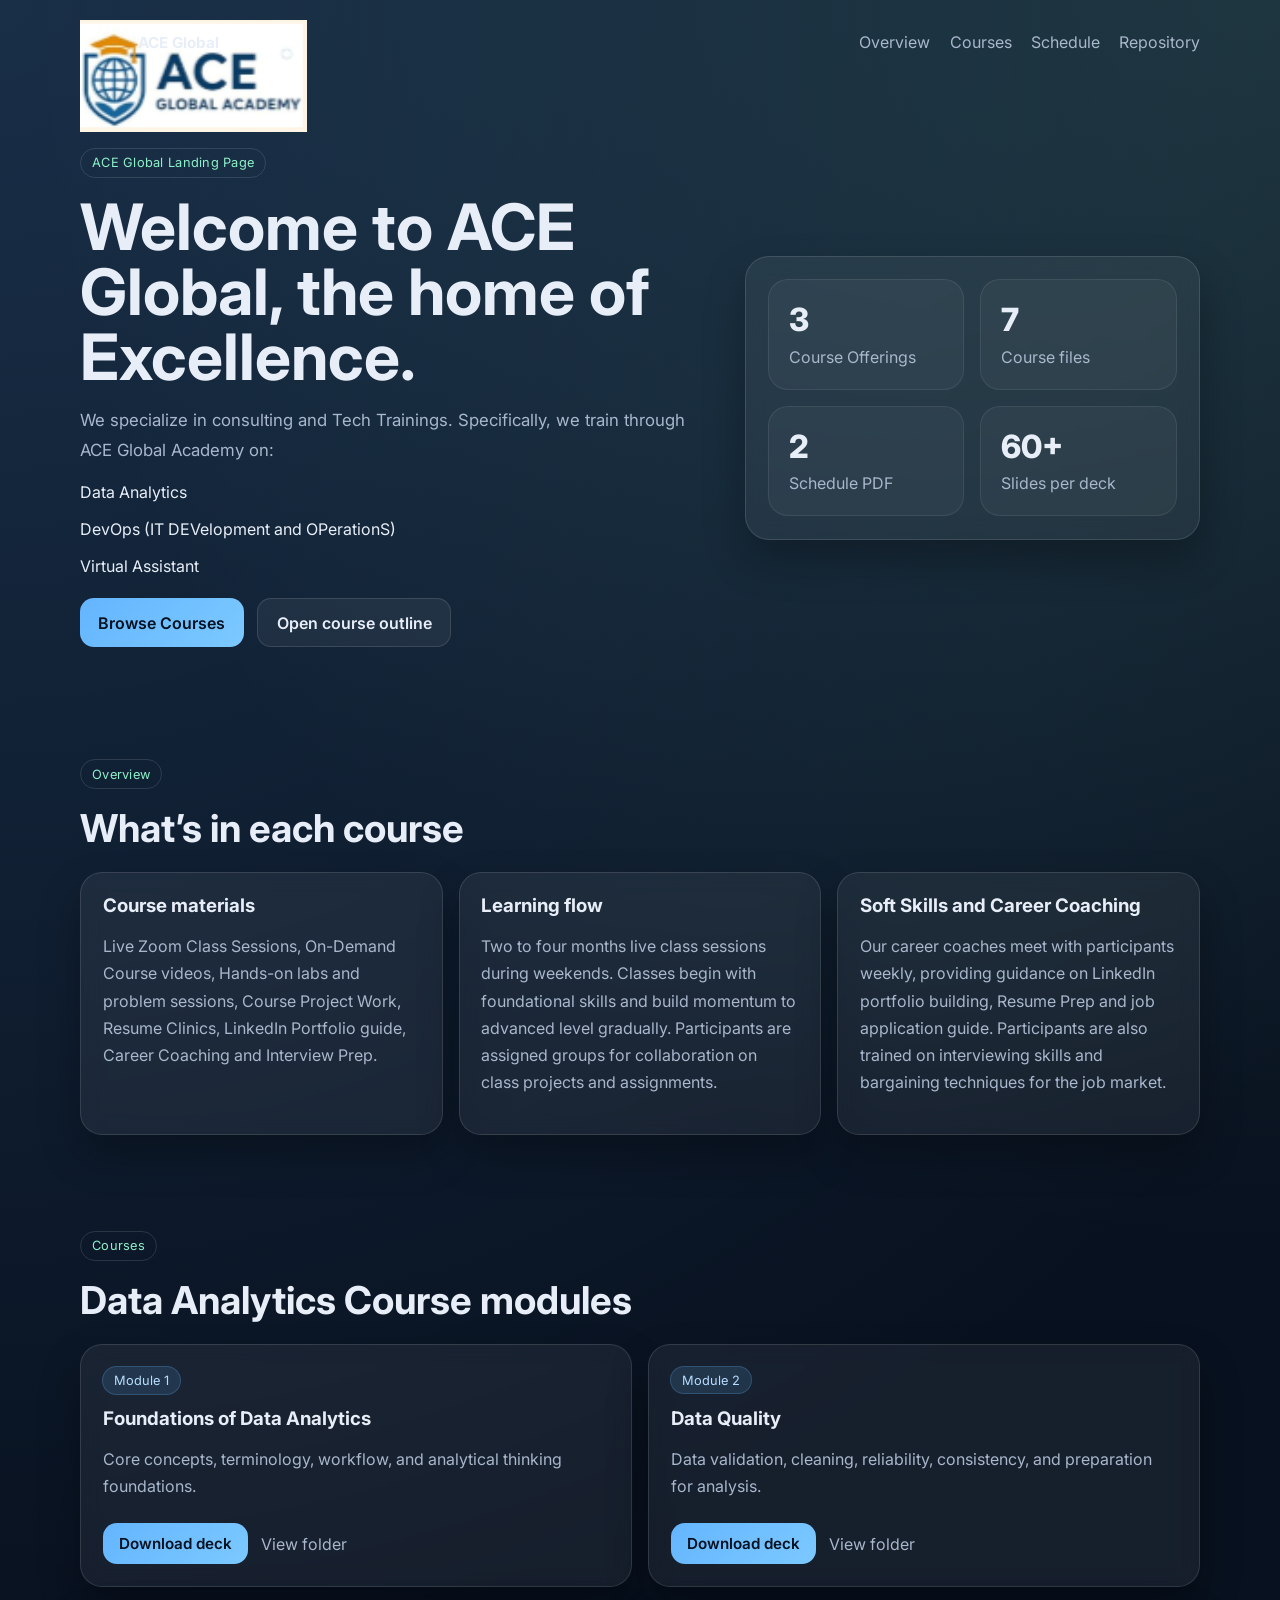
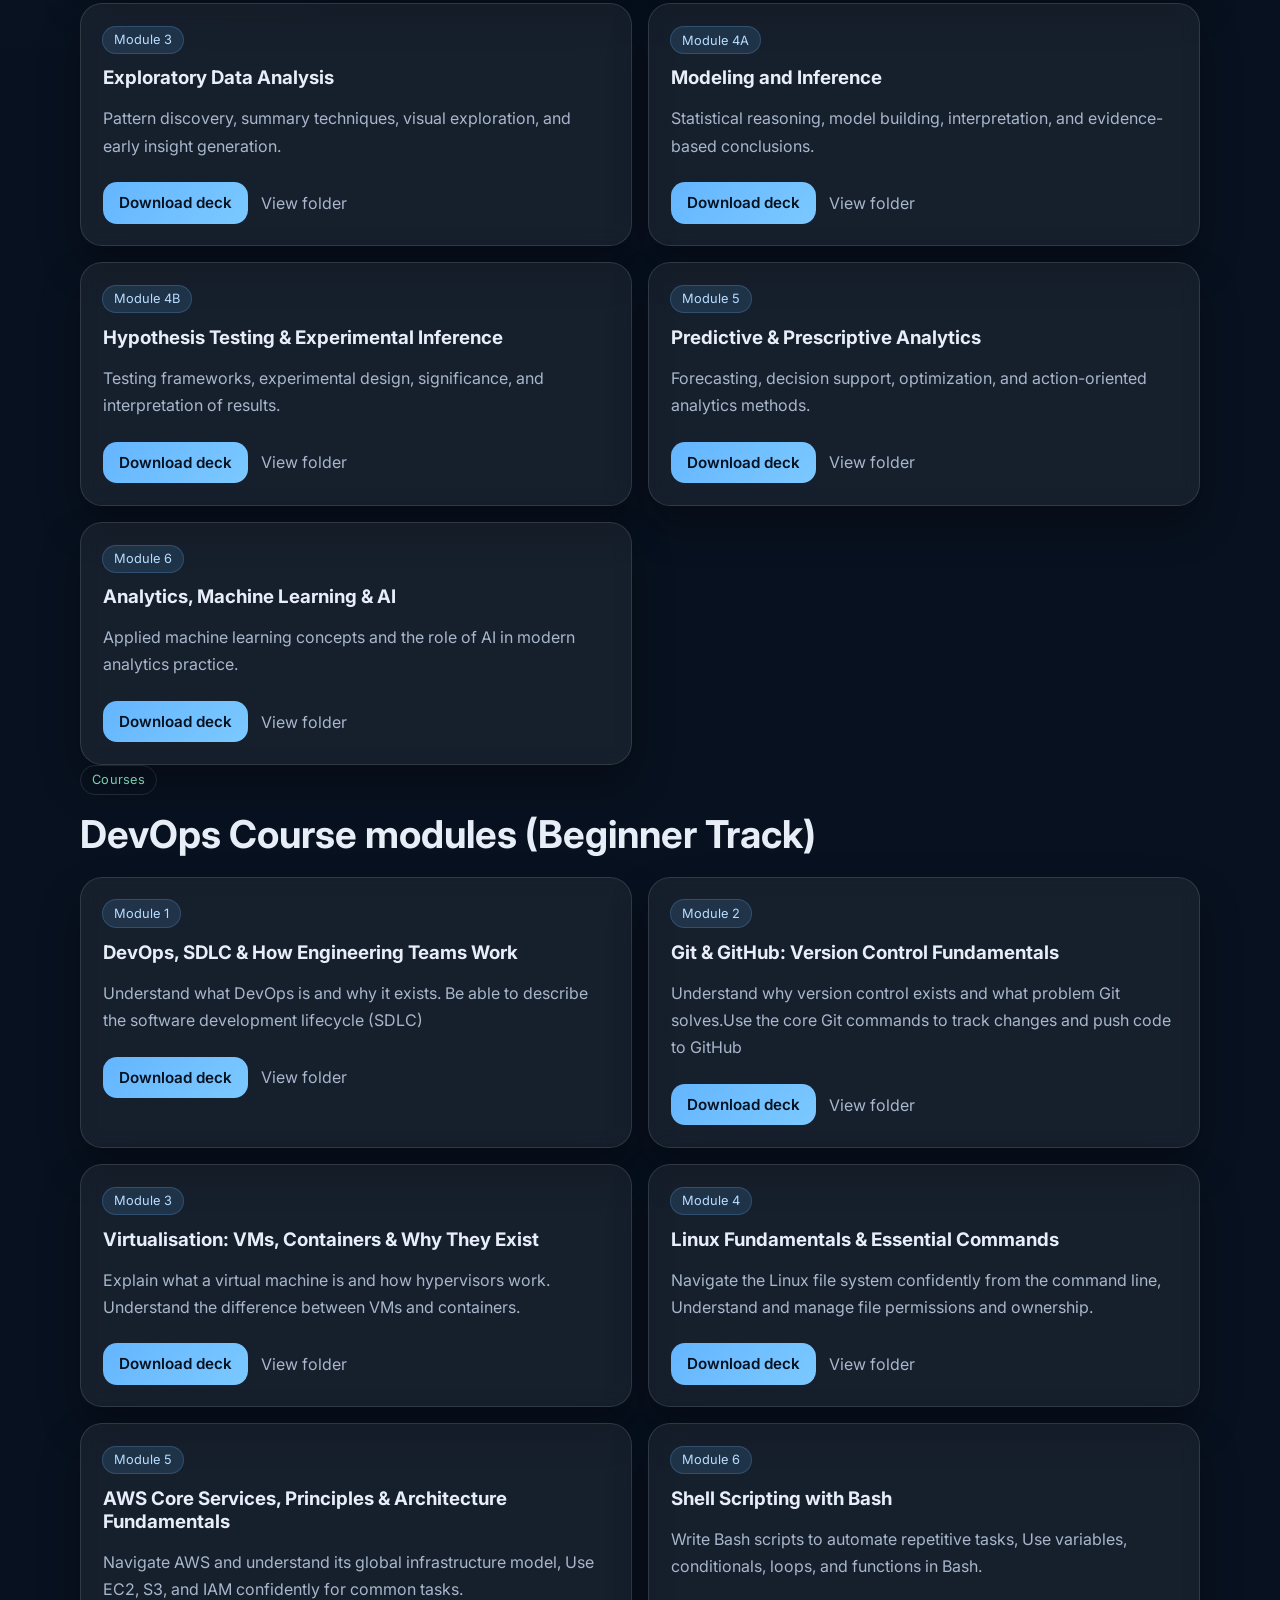
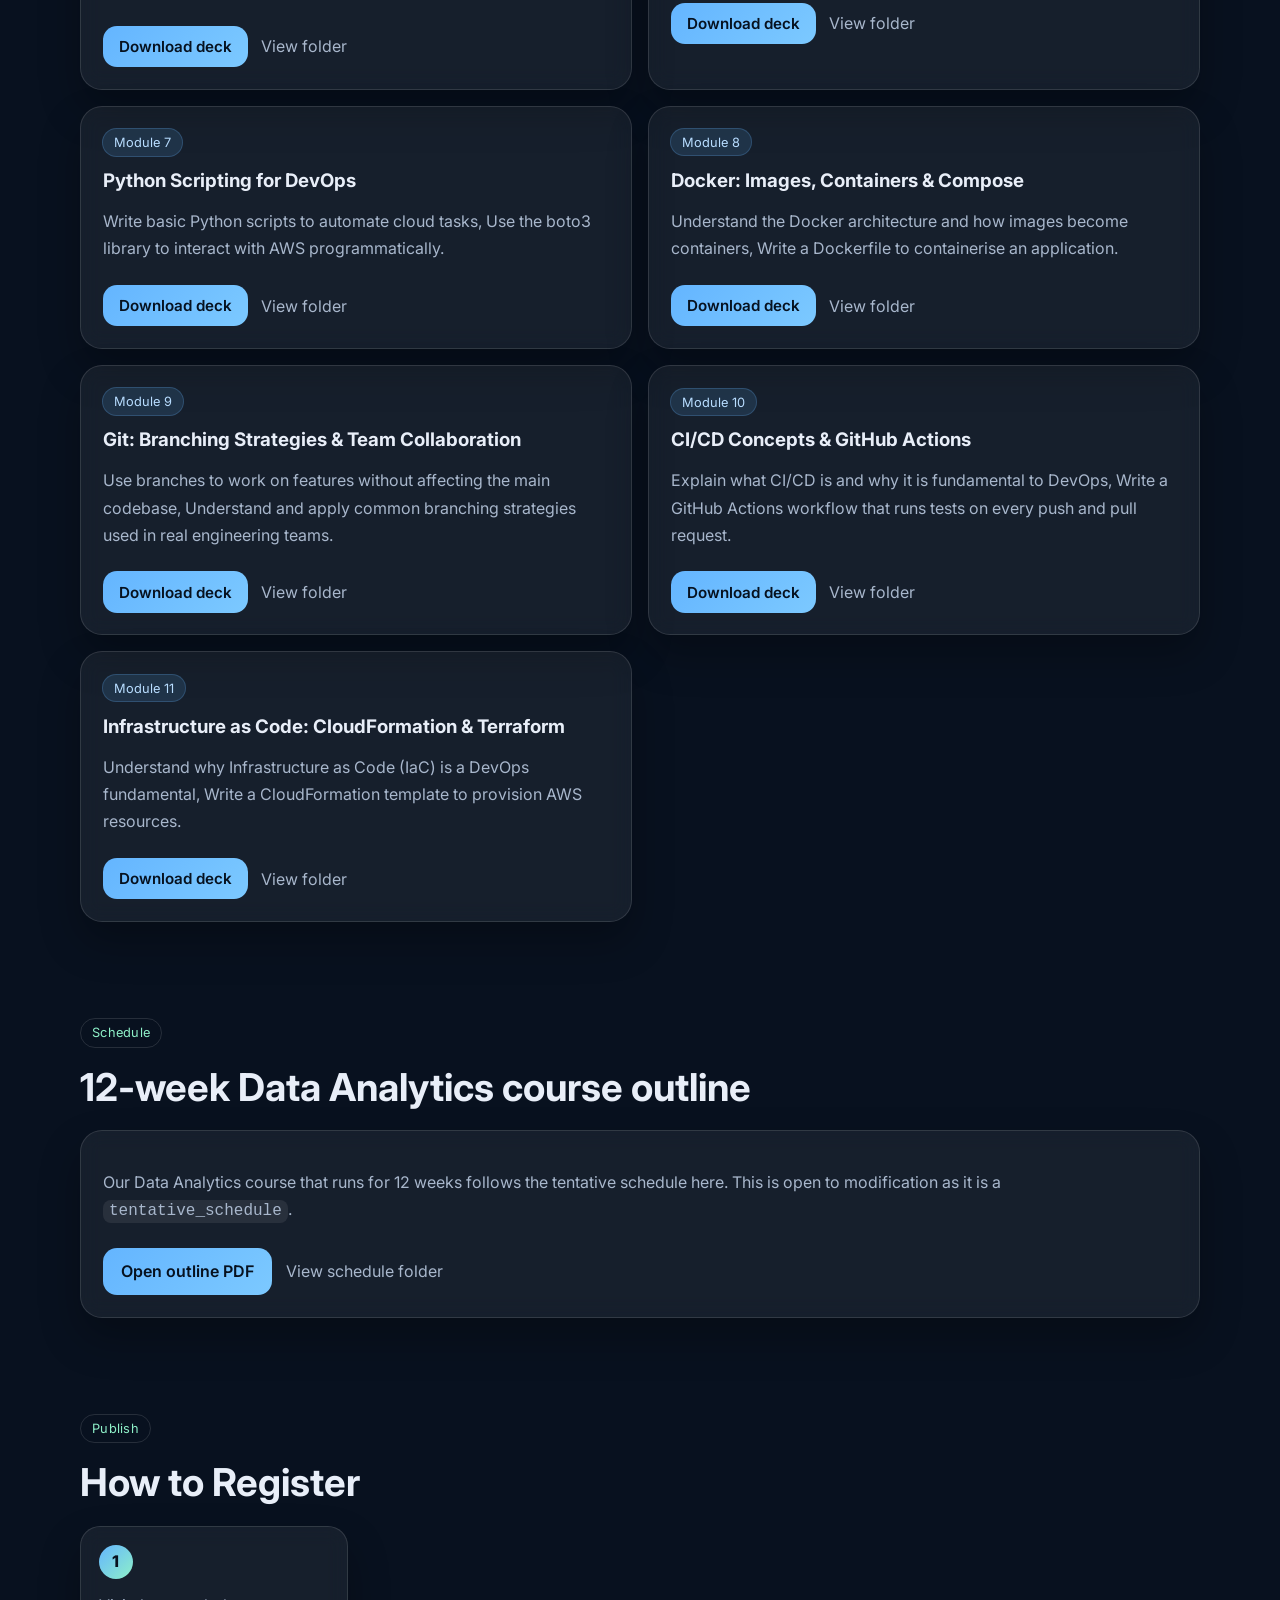
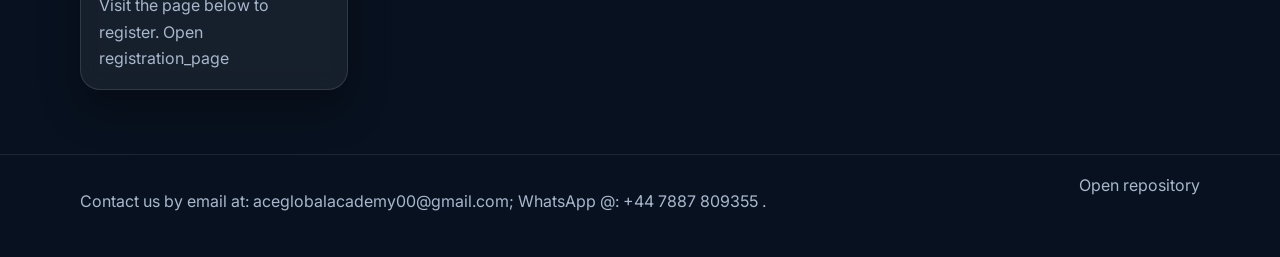
<file: index.html>
<!DOCTYPE html>
<html lang="en">
<head>
  <meta charset="UTF-8" />
  <meta name="viewport" content="width=device-width, initial-scale=1.0" />
  <title>ACE Global Analytics Course</title>
  <meta name="description" content="ACE Global public analytics course materials, including module decks and the 12-week course outline." />
  <link rel="preconnect" href="https://fonts.googleapis.com">
  <link rel="preconnect" href="https://fonts.gstatic.com" crossorigin>
  <link href="https://fonts.googleapis.com/css2?family=Inter:wght@400;500;600;700;800&display=swap" rel="stylesheet">
  <link rel="stylesheet" href="styles.css" />
</head>
<body>
  <header class="hero">
    <nav class="nav container">
      <div class="brand">
	<div>
	  <div class="brand-mark"><img src="ACE.jpg"></div>
	</div>
        <div>
          <div class="brand-title">ACE Global</div>
        </div>
      </div>
      <div class="nav-links">
        <a href="#overview">Overview</a>
        <a href="#courses">Courses</a>
        <a href="#schedule">Schedule</a>
        <a href="https://github.com/aceglobe/Analytics" target="_blank" rel="noopener noreferrer">Repository</a>
      </div>
    </nav>

    <section class="container hero-content">
      <div class="hero-copy">
        <span class="eyebrow">ACE Global Landing Page</span>
        <h1>Welcome to ACE Global, the home of Excellence.</h1>
        <p>
          We specialize in consulting and Tech Trainings. Specifically, we train through ACE Global Academy on:
        </p>

	</p>
	   Data Analytics
	</p>

	</p>
           DevOps (IT DEVelopment and OPerationS)
        </p>

	</p>
           Virtual Assistant
        </p>
	
        <div class="hero-actions">
          <a class="button primary" href="#courses">Browse Courses</a>
          <a class="button secondary" href="#schedule">Open course outline</a>
        </div>
      </div>
      <div class="hero-card">
        <div class="stat-grid">
          <div class="stat">
            <span class="stat-number">3</span>
            <span class="stat-label">Course Offerings</span>
          </div>
          <div class="stat">
            <span class="stat-number">7</span>
            <span class="stat-label">Course files</span>
          </div>
          <div class="stat">
            <span class="stat-number">2</span>
            <span class="stat-label">Schedule PDF</span>
          </div>
          <div class="stat">
            <span class="stat-number">60+</span>
            <span class="stat-label">Slides per deck</span>
          </div>
        </div>
      </div>
    </section>
  </header>

  <main>
    <section id="overview" class="container section">
      <div class="section-heading">
        <span class="eyebrow">Overview</span>
        <h2>What’s in each course </h2>
      </div>
      <div class="overview-grid">
        <article class="panel">
          <h3>Course materials</h3>
          <p>
            Live Zoom Class Sessions, On-Demand Course videos, Hands-on labs and problem sessions, Course Project Work, Resume Clinics, LinkedIn Portfolio guide, Career Coaching and Interview Prep. 
          </p>
        </article>
        <article class="panel">
          <h3>Learning flow</h3>
          <p>
            Two to four months live class sessions during weekends. Classes begin with foundational skills and build momentum to advanced level gradually. Participants are assigned groups for collaboration on class projects and assignments. 
          </p>
        </article>
        <article class="panel">
          <h3>Soft Skills and Career Coaching</h3>
          <p>
            Our career coaches meet with participants weekly, providing guidance on LinkedIn portfolio building, Resume Prep and job application guide. Participants are also trained on interviewing skills and bargaining techniques for the job market. 
	  </p>
        </article>
      </div>
    </section>

    <section id="courses" class="container section">
      <div class="section-heading">
        <span class="eyebrow">Courses</span>
        <h2>Data Analytics Course modules</h2>
      </div>

      <div class="cards">
        <article class="card">
          <div class="card-badge">Module 1</div>
          <h3>Foundations of Data Analytics</h3>
          <p>Core concepts, terminology, workflow, and analytical thinking foundations.</p>
          <div class="card-actions">
            <a class="button small primary" href="https://github.com/aceglobe/Analytics/blob/main/module1/50_Module_1_Foundations_of_Data_Analytics_Expanded_60plus_Student_REUPLOAD.pptx?raw=1">Download deck</a>
            <a class="text-link" href="https://github.com/aceglobe/Analytics/tree/main/module1" target="_blank" rel="noopener noreferrer">View folder</a>
          </div>
        </article>

        <article class="card">
          <div class="card-badge">Module 2</div>
          <h3>Data Quality</h3>
          <p>Data validation, cleaning, reliability, consistency, and preparation for analysis.</p>
          <div class="card-actions">
            <a class="button small primary" href="https://github.com/aceglobe/Analytics/blob/main/module2/Module_2_Data_Quality_Expanded_60plus_Student.pptx?raw=1">Download deck</a>
            <a class="text-link" href="https://github.com/aceglobe/Analytics/tree/main/module2" target="_blank" rel="noopener noreferrer">View folder</a>
          </div>
        </article>

        <article class="card">
          <div class="card-badge">Module 3</div>
          <h3>Exploratory Data Analysis</h3>
          <p>Pattern discovery, summary techniques, visual exploration, and early insight generation.</p>
          <div class="card-actions">
            <a class="button small primary" href="https://github.com/aceglobe/Analytics/blob/main/module3/Module_3_EDA_Expanded_60plus_Student.pptx?raw=1">Download deck</a>
            <a class="text-link" href="https://github.com/aceglobe/Analytics/tree/main/module3" target="_blank" rel="noopener noreferrer">View folder</a>
          </div>
        </article>

        <article class="card">
          <div class="card-badge">Module 4A</div>
          <h3>Modeling and Inference</h3>
          <p>Statistical reasoning, model building, interpretation, and evidence-based conclusions.</p>
          <div class="card-actions">
            <a class="button small primary" href="https://github.com/aceglobe/Analytics/blob/main/module4/Module_4_Modeling_and_Inference_Expanded_60plus_Student%20(1).pptx?raw=1">Download deck</a>
            <a class="text-link" href="https://github.com/aceglobe/Analytics/tree/main/module4" target="_blank" rel="noopener noreferrer">View folder</a>
          </div>
        </article>

        <article class="card">
          <div class="card-badge">Module 4B</div>
          <h3>Hypothesis Testing & Experimental Inference</h3>
          <p>Testing frameworks, experimental design, significance, and interpretation of results.</p>
          <div class="card-actions">
            <a class="button small primary" href="https://github.com/aceglobe/Analytics/blob/main/module4/Module_4B_Hypothesis_Testing_and_Experimental_Inference_Expanded_60plus_Student_REUPLOAD.pptx?raw=1">Download deck</a>
            <a class="text-link" href="https://github.com/aceglobe/Analytics/tree/main/module4" target="_blank" rel="noopener noreferrer">View folder</a>
          </div>
        </article>

        <article class="card">
          <div class="card-badge">Module 5</div>
          <h3>Predictive & Prescriptive Analytics</h3>
          <p>Forecasting, decision support, optimization, and action-oriented analytics methods.</p>
          <div class="card-actions">
            <a class="button small primary" href="https://github.com/aceglobe/Analytics/blob/main/module5/Module_5_Predictive_and_Prescriptive_Analytics_Expanded_60plus_Student_REUPLOAD.pptx?raw=1">Download deck</a>
            <a class="text-link" href="https://github.com/aceglobe/Analytics/tree/main/module5" target="_blank" rel="noopener noreferrer">View folder</a>
          </div>
        </article>

        <article class="card">
          <div class="card-badge">Module 6</div>
          <h3>Analytics, Machine Learning & AI</h3>
          <p>Applied machine learning concepts and the role of AI in modern analytics practice.</p>
          <div class="card-actions">
            <a class="button small primary" href="https://github.com/aceglobe/Analytics/blob/main/module6/Module_7_Analytics_Machine_Learning_and_AI_Expanded_60plus_Student_REUPLOAD.pptx?raw=1">Download deck</a>
            <a class="text-link" href="https://github.com/aceglobe/Analytics/tree/main/module6" target="_blank" rel="noopener noreferrer">View folder</a>
          </div>
        </article>
      </div>

      <div class="section-heading">
        <span class="eyebrow">Courses</span>
        <h2>DevOps Course modules (Beginner Track)</h2>
      </div>

      <div class="cards">
        <article class="card">
          <div class="card-badge">Module 1</div>
          <h3>DevOps, SDLC & How Engineering Teams Work</h3>
          <p>Understand what DevOps is and why it exists. Be able to describe the software development lifecycle (SDLC)</p>
          <div class="card-actions">
            <a class="button small primary" href="https://github.com/aceglobe/DevOps/blob/main/schedule_syllabus/devops_training_program_v1.0.docx.pdf">Download deck</a>
            <a class="text-link" href="https://github.com/aceglobe/DevOps/tree/main/schedule_syllabus" target="_blank" rel="noopener noreferrer">View folder</a>
          </div>
        </article>

        <article class="card">
          <div class="card-badge">Module 2</div>
          <h3>Git & GitHub: Version Control Fundamentals</h3>
          <p>Understand why version control exists and what problem Git solves.Use the core Git commands to track changes and push code to GitHub</p>
          <div class="card-actions">
            <a class="button small primary" href="https://github.com/aceglobe/DevOps/blob/main/schedule_syllabus/devops_training_program_v1.0.docx.pdf">Download deck</a>
            <a class="text-link" href="https://github.com/aceglobe/DevOps/tree/main/schedule_syllabus" target="_blank" rel="noopener noreferrer">View folder</a>
          </div>
        </article>

        <article class="card">
          <div class="card-badge">Module 3</div>
          <h3>Virtualisation: VMs, Containers & Why They Exist</h3>
          <p>Explain what a virtual machine is and how hypervisors work. Understand the difference between VMs and containers.</p>
          <div class="card-actions">
            <a class="button small primary" href="https://github.com/aceglobe/DevOps/blob/main/schedule_syllabus/devops_training_program_v1.0.docx.pdf">Download deck</a>
            <a class="text-link" href="https://github.com/aceglobe/DevOps/tree/main/schedule_syllabus" target="_blank" rel="noopener noreferrer">View folder</a>
          </div>
        </article>

        <article class="card">
          <div class="card-badge">Module 4</div>
          <h3>Linux Fundamentals & Essential Commands</h3>
          <p>Navigate the Linux file system confidently from the command line, Understand and manage file permissions and ownership.</p>
          <div class="card-actions">
            <a class="button small primary" href="https://github.com/aceglobe/DevOps/blob/main/schedule_syllabus/devops_training_program_v1.0.docx.pdf">Download deck</a>
            <a class="text-link" href="https://github.com/aceglobe/DevOps/tree/main/schedule_syllabus" target="_blank" rel="noopener noreferrer">View folder</a>
          </div>
        </article>

        <article class="card">
          <div class="card-badge">Module 5</div>
          <h3>AWS Core Services, Principles & Architecture Fundamentals</h3>
          <p>Navigate AWS and understand its global infrastructure model, Use EC2, S3, and IAM confidently for common tasks.</p>
          <div class="card-actions">
            <a class="button small primary" href="https://github.com/aceglobe/DevOps/blob/main/schedule_syllabus/devops_training_program_v1.0.docx.pdf">Download deck</a>
            <a class="text-link" href="https://github.com/aceglobe/DevOps/tree/main/schedule_syllabus" target="_blank" rel="noopener noreferrer">View folder</a>
          </div>
        </article>

        <article class="card">
          <div class="card-badge">Module 6</div>
          <h3> Shell Scripting with Bash</h3>
          <p>Write Bash scripts to automate repetitive tasks, Use variables, conditionals, loops, and functions in Bash.</p>
          <div class="card-actions">
            <a class="button small primary" href="https://github.com/aceglobe/DevOps/blob/main/schedule_syllabus/devops_training_program_v1.0.docx.pdf">Download deck</a>
            <a class="text-link" href="https://github.com/aceglobe/DevOps/tree/main/schedule_syllabus" target="_blank" rel="noopener noreferrer">View folder</a>
          </div>
        </article>

        <article class="card">
          <div class="card-badge">Module 7</div>
          <h3> Python Scripting for DevOps</h3>
          <p>Write basic Python scripts to automate cloud tasks, Use the boto3 library to interact with AWS programmatically.</p>
          <div class="card-actions">
            <a class="button small primary" href="https://github.com/aceglobe/DevOps/blob/main/schedule_syllabus/devops_training_program_v1.0.docx.pdf">Download deck</a>
            <a class="text-link" href="https://github.com/aceglobe/DevOps/tree/main/schedule_syllabus" target="_blank" rel="noopener noreferrer">View folder</a>
          </div>
	</article>

	<article class="card">
          <div class="card-badge">Module 8</div>
          <h3> Docker: Images, Containers & Compose</h3>
          <p>Understand the Docker architecture and how images become containers, Write a Dockerfile to containerise an application.</p>
          <div class="card-actions">
            <a class="button small primary" href="https://github.com/aceglobe/DevOps/blob/main/schedule_syllabus/devops_training_program_v1.0.docx.pdf">Download deck</a>
            <a class="text-link" href="https://github.com/aceglobe/DevOps/tree/main/schedule_syllabus" target="_blank" rel="noopener noreferrer">View folder</a>
          </div>
	</article>

	<article class="card">
          <div class="card-badge">Module 9</div>
          <h3> Git: Branching Strategies & Team Collaboration</h3>
          <p>Use branches to work on features without affecting the main codebase, Understand and apply common branching strategies used in real engineering teams.</p>
          <div class="card-actions">
            <a class="button small primary" href="https://github.com/aceglobe/DevOps/blob/main/schedule_syllabus/devops_training_program_v1.0.docx.pdf">Download deck</a>
            <a class="text-link" href="https://github.com/aceglobe/DevOps/tree/main/schedule_syllabus" target="_blank" rel="noopener noreferrer">View folder</a>
          </div>
	</article>  

	<article class="card">
          <div class="card-badge">Module 10</div>
          <h3> CI/CD Concepts & GitHub Actions</h3>
          <p>Explain what CI/CD is and why it is fundamental to DevOps, Write a GitHub Actions workflow that runs tests on every push and pull request.</p>
          <div class="card-actions">
            <a class="button small primary" href="https://github.com/aceglobe/DevOps/blob/main/schedule_syllabus/devops_training_program_v1.0.docx.pdf">Download deck</a>
            <a class="text-link" href="https://github.com/aceglobe/DevOps/tree/main/schedule_syllabus" target="_blank" rel="noopener noreferrer">View folder</a>
          </div>
	</article>  

	<article class="card">
          <div class="card-badge">Module 11</div>
          <h3> Infrastructure as Code: CloudFormation & Terraform</h3>
          <p>Understand why Infrastructure as Code (IaC) is a DevOps fundamental, Write a CloudFormation template to provision AWS resources.</p>
          <div class="card-actions">
            <a class="button small primary" href="https://github.com/aceglobe/DevOps/blob/main/schedule_syllabus/devops_training_program_v1.0.docx.pdf">Download deck</a>
            <a class="text-link" href="https://github.com/aceglobe/DevOps/tree/main/schedule_syllabus" target="_blank" rel="noopener noreferrer">View folder</a>
          </div>
        </article>
      </div>
    </section>

    <section id="schedule" class="container section">
      <div class="section-heading">
        <span class="eyebrow">Schedule</span>
        <h2>12-week Data Analytics course outline</h2>
      </div>
      <div class="schedule-panel">
        <div>
          <p>
            Our Data Analytics course that runs for 12 weeks follows the tentative schedule here. This is open to modification as it is a <code>tentative_schedule</code>.
          </p>
          <div class="card-actions">
            <a class="button primary" href="https://github.com/aceglobe/Analytics/blob/main/tentative_schedule/12_Week_Data_Analytics_Course_Outline.pdf?raw=1">Open outline PDF</a>
            <a class="text-link" href="https://github.com/aceglobe/Analytics/tree/main/tentative_schedule" target="_blank" rel="noopener noreferrer">View schedule folder</a>
          </div>
        </div>
      </div>
    </section>

    <section class="container section">
      <div class="section-heading">
        <span class="eyebrow">Publish</span>
        <h2>How to Register</h2>
      </div>
      <div class="steps">
        <div class="step"><span>1</span>
		<p>
		  Visit the page below to register.
		  <a href="https://docs.google.com/forms/d/e/1FAIpQLScy0Xc6kVaks9pZMS_mR-wgnN0rDf_2J7E4fteu8I2uN9z2Rg/viewform?usp=header" target="_blank" rel="noopener noreferrer"></code>Open registration_page</a>
		</p>
	</div>
    </section>
  </main>

  <footer class="footer">
    <div class="container footer-content">
      <p>Contact us by email at: aceglobalacademy00@gmail.com; WhatsApp @: +44 7887 809355
 .</p>
      <a href="https://github.com/aceglobe/Analytics" target="_blank" rel="noopener noreferrer">Open repository</a>
    </div>
  </footer>
</body>
</html>
</file>
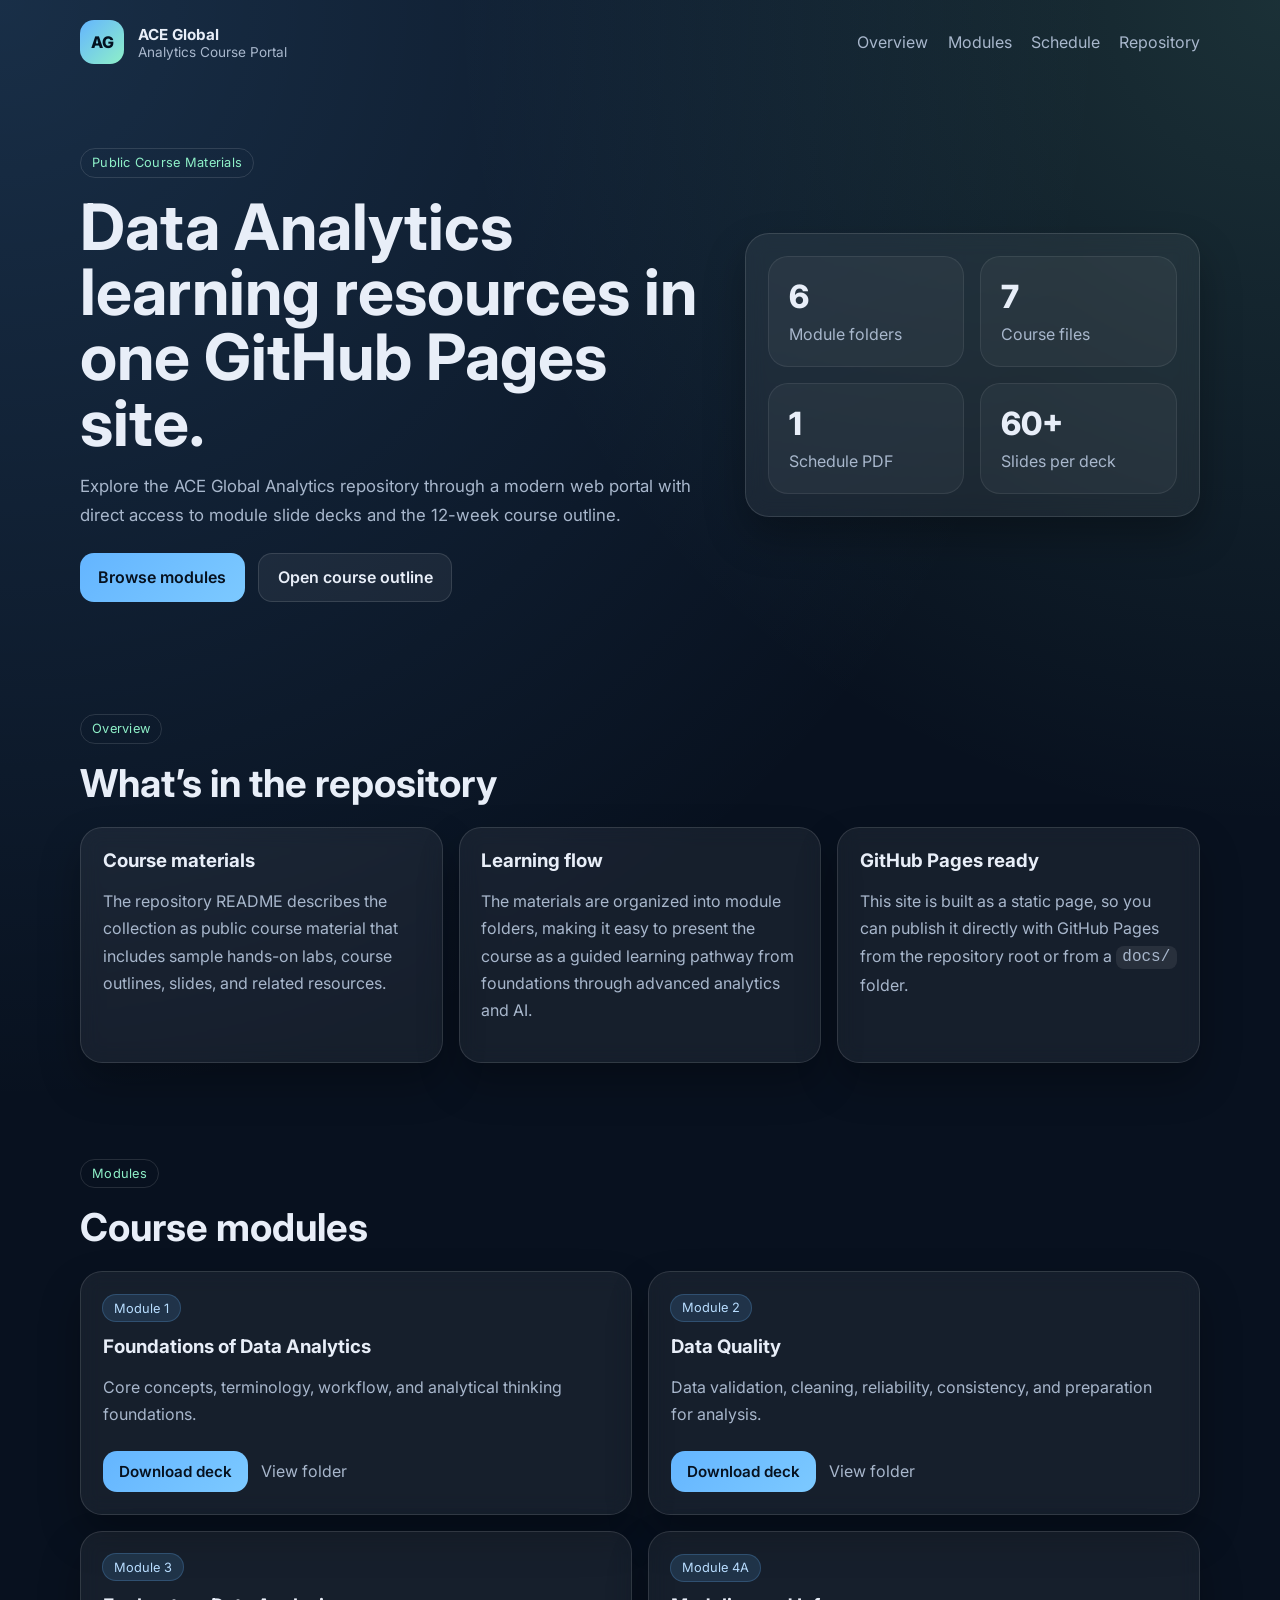
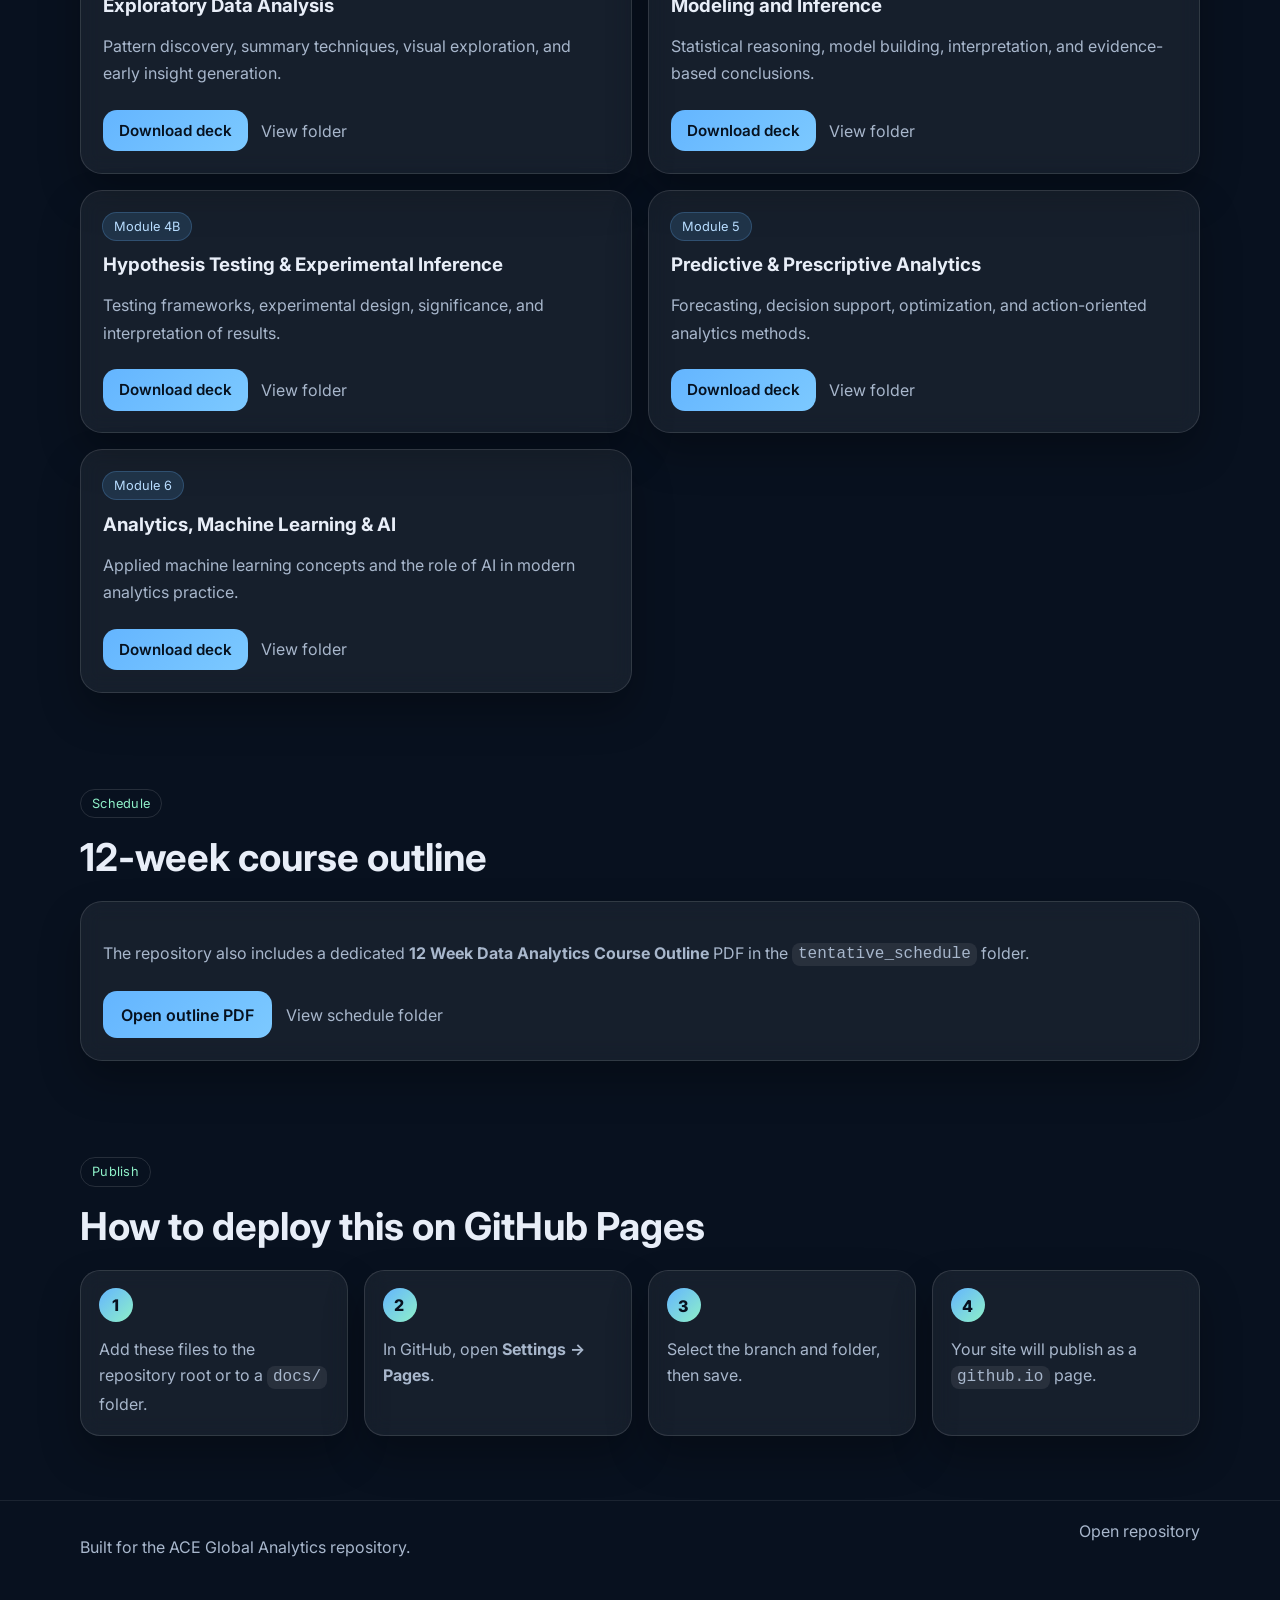
<file: docs/index.html>
<!DOCTYPE html>
<html lang="en">
<head>
  <meta charset="UTF-8" />
  <meta name="viewport" content="width=device-width, initial-scale=1.0" />
  <title>ACE Global Analytics Course</title>
  <meta name="description" content="ACE Global public analytics course materials, including module decks and the 12-week course outline." />
  <link rel="preconnect" href="https://fonts.googleapis.com">
  <link rel="preconnect" href="https://fonts.gstatic.com" crossorigin>
  <link href="https://fonts.googleapis.com/css2?family=Inter:wght@400;500;600;700;800&display=swap" rel="stylesheet">
  <link rel="stylesheet" href="styles.css" />
</head>
<body>
  <header class="hero">
    <nav class="nav container">
      <div class="brand">
        <div class="brand-mark">AG</div>
        <div>
          <div class="brand-title">ACE Global</div>
          <div class="brand-subtitle">Analytics Course Portal</div>
        </div>
      </div>
      <div class="nav-links">
        <a href="#overview">Overview</a>
        <a href="#modules">Modules</a>
        <a href="#schedule">Schedule</a>
        <a href="https://github.com/aceglobe/Analytics" target="_blank" rel="noopener noreferrer">Repository</a>
      </div>
    </nav>

    <section class="container hero-content">
      <div class="hero-copy">
        <span class="eyebrow">Public Course Materials</span>
        <h1>Data Analytics learning resources in one GitHub Pages site.</h1>
        <p>
          Explore the ACE Global Analytics repository through a modern web portal with direct access to module slide decks and the 12-week course outline.
        </p>
        <div class="hero-actions">
          <a class="button primary" href="#modules">Browse modules</a>
          <a class="button secondary" href="#schedule">Open course outline</a>
        </div>
      </div>
      <div class="hero-card">
        <div class="stat-grid">
          <div class="stat">
            <span class="stat-number">6</span>
            <span class="stat-label">Module folders</span>
          </div>
          <div class="stat">
            <span class="stat-number">7</span>
            <span class="stat-label">Course files</span>
          </div>
          <div class="stat">
            <span class="stat-number">1</span>
            <span class="stat-label">Schedule PDF</span>
          </div>
          <div class="stat">
            <span class="stat-number">60+</span>
            <span class="stat-label">Slides per deck</span>
          </div>
        </div>
      </div>
    </section>
  </header>

  <main>
    <section id="overview" class="container section">
      <div class="section-heading">
        <span class="eyebrow">Overview</span>
        <h2>What’s in the repository</h2>
      </div>
      <div class="overview-grid">
        <article class="panel">
          <h3>Course materials</h3>
          <p>
            The repository README describes the collection as public course material that includes sample hands-on labs, course outlines, slides, and related resources.
          </p>
        </article>
        <article class="panel">
          <h3>Learning flow</h3>
          <p>
            The materials are organized into module folders, making it easy to present the course as a guided learning pathway from foundations through advanced analytics and AI.
          </p>
        </article>
        <article class="panel">
          <h3>GitHub Pages ready</h3>
          <p>
            This site is built as a static page, so you can publish it directly with GitHub Pages from the repository root or from a <code>docs/</code> folder.
          </p>
        </article>
      </div>
    </section>

    <section id="modules" class="container section">
      <div class="section-heading">
        <span class="eyebrow">Modules</span>
        <h2>Course modules</h2>
      </div>

      <div class="cards">
        <article class="card">
          <div class="card-badge">Module 1</div>
          <h3>Foundations of Data Analytics</h3>
          <p>Core concepts, terminology, workflow, and analytical thinking foundations.</p>
          <div class="card-actions">
            <a class="button small primary" href="https://github.com/aceglobe/Analytics/blob/main/module1/50_Module_1_Foundations_of_Data_Analytics_Expanded_60plus_Student_REUPLOAD.pptx?raw=1">Download deck</a>
            <a class="text-link" href="https://github.com/aceglobe/Analytics/tree/main/module1" target="_blank" rel="noopener noreferrer">View folder</a>
          </div>
        </article>

        <article class="card">
          <div class="card-badge">Module 2</div>
          <h3>Data Quality</h3>
          <p>Data validation, cleaning, reliability, consistency, and preparation for analysis.</p>
          <div class="card-actions">
            <a class="button small primary" href="https://github.com/aceglobe/Analytics/blob/main/module2/Module_2_Data_Quality_Expanded_60plus_Student.pptx?raw=1">Download deck</a>
            <a class="text-link" href="https://github.com/aceglobe/Analytics/tree/main/module2" target="_blank" rel="noopener noreferrer">View folder</a>
          </div>
        </article>

        <article class="card">
          <div class="card-badge">Module 3</div>
          <h3>Exploratory Data Analysis</h3>
          <p>Pattern discovery, summary techniques, visual exploration, and early insight generation.</p>
          <div class="card-actions">
            <a class="button small primary" href="https://github.com/aceglobe/Analytics/blob/main/module3/Module_3_EDA_Expanded_60plus_Student.pptx?raw=1">Download deck</a>
            <a class="text-link" href="https://github.com/aceglobe/Analytics/tree/main/module3" target="_blank" rel="noopener noreferrer">View folder</a>
          </div>
        </article>

        <article class="card">
          <div class="card-badge">Module 4A</div>
          <h3>Modeling and Inference</h3>
          <p>Statistical reasoning, model building, interpretation, and evidence-based conclusions.</p>
          <div class="card-actions">
            <a class="button small primary" href="https://github.com/aceglobe/Analytics/blob/main/module4/Module_4_Modeling_and_Inference_Expanded_60plus_Student%20(1).pptx?raw=1">Download deck</a>
            <a class="text-link" href="https://github.com/aceglobe/Analytics/tree/main/module4" target="_blank" rel="noopener noreferrer">View folder</a>
          </div>
        </article>

        <article class="card">
          <div class="card-badge">Module 4B</div>
          <h3>Hypothesis Testing & Experimental Inference</h3>
          <p>Testing frameworks, experimental design, significance, and interpretation of results.</p>
          <div class="card-actions">
            <a class="button small primary" href="https://github.com/aceglobe/Analytics/blob/main/module4/Module_4B_Hypothesis_Testing_and_Experimental_Inference_Expanded_60plus_Student_REUPLOAD.pptx?raw=1">Download deck</a>
            <a class="text-link" href="https://github.com/aceglobe/Analytics/tree/main/module4" target="_blank" rel="noopener noreferrer">View folder</a>
          </div>
        </article>

        <article class="card">
          <div class="card-badge">Module 5</div>
          <h3>Predictive & Prescriptive Analytics</h3>
          <p>Forecasting, decision support, optimization, and action-oriented analytics methods.</p>
          <div class="card-actions">
            <a class="button small primary" href="https://github.com/aceglobe/Analytics/blob/main/module5/Module_5_Predictive_and_Prescriptive_Analytics_Expanded_60plus_Student_REUPLOAD.pptx?raw=1">Download deck</a>
            <a class="text-link" href="https://github.com/aceglobe/Analytics/tree/main/module5" target="_blank" rel="noopener noreferrer">View folder</a>
          </div>
        </article>

        <article class="card">
          <div class="card-badge">Module 6</div>
          <h3>Analytics, Machine Learning & AI</h3>
          <p>Applied machine learning concepts and the role of AI in modern analytics practice.</p>
          <div class="card-actions">
            <a class="button small primary" href="https://github.com/aceglobe/Analytics/blob/main/module6/Module_7_Analytics_Machine_Learning_and_AI_Expanded_60plus_Student_REUPLOAD.pptx?raw=1">Download deck</a>
            <a class="text-link" href="https://github.com/aceglobe/Analytics/tree/main/module6" target="_blank" rel="noopener noreferrer">View folder</a>
          </div>
        </article>
      </div>
    </section>

    <section id="schedule" class="container section">
      <div class="section-heading">
        <span class="eyebrow">Schedule</span>
        <h2>12-week course outline</h2>
      </div>
      <div class="schedule-panel">
        <div>
          <p>
            The repository also includes a dedicated <strong>12 Week Data Analytics Course Outline</strong> PDF in the <code>tentative_schedule</code> folder.
          </p>
          <div class="card-actions">
            <a class="button primary" href="https://github.com/aceglobe/Analytics/blob/main/tentative_schedule/12_Week_Data_Analytics_Course_Outline.pdf?raw=1">Open outline PDF</a>
            <a class="text-link" href="https://github.com/aceglobe/Analytics/tree/main/tentative_schedule" target="_blank" rel="noopener noreferrer">View schedule folder</a>
          </div>
        </div>
      </div>
    </section>

    <section class="container section">
      <div class="section-heading">
        <span class="eyebrow">Publish</span>
        <h2>How to deploy this on GitHub Pages</h2>
      </div>
      <div class="steps">
        <div class="step"><span>1</span><p>Add these files to the repository root or to a <code>docs/</code> folder.</p></div>
        <div class="step"><span>2</span><p>In GitHub, open <strong>Settings → Pages</strong>.</p></div>
        <div class="step"><span>3</span><p>Select the branch and folder, then save.</p></div>
        <div class="step"><span>4</span><p>Your site will publish as a <code>github.io</code> page.</p></div>
      </div>
    </section>
  </main>

  <footer class="footer">
    <div class="container footer-content">
      <p>Built for the ACE Global Analytics repository.</p>
      <a href="https://github.com/aceglobe/Analytics" target="_blank" rel="noopener noreferrer">Open repository</a>
    </div>
  </footer>
</body>
</html>
</file>
<file: styles.css>
:root {
  --bg: #08111f;
  --bg-soft: #0f1b2d;
  --panel: rgba(255,255,255,0.06);
  --panel-border: rgba(255,255,255,0.12);
  --text: #e8eef8;
  --muted: #a8b7cc;
  --accent: #64b5ff;
  --accent-2: #8ef0c8;
  --shadow: 0 20px 40px rgba(0,0,0,0.28);
}

* { box-sizing: border-box; }
html { scroll-behavior: smooth; }
body {
  margin: 0;
  font-family: 'Inter', system-ui, sans-serif;
  background:
    radial-gradient(circle at top left, rgba(100,181,255,0.18), transparent 32%),
    radial-gradient(circle at top right, rgba(142,240,200,0.14), transparent 24%),
    var(--bg);
  color: var(--text);
}

a { color: inherit; text-decoration: none; }
.container { width: min(1120px, calc(100% - 2rem)); margin: 0 auto; }
.hero { padding-bottom: 3rem; }
.nav {
  display: flex;
  justify-content: space-between;
  align-items: center;
  padding: 1.25rem 0;
}
.brand { display: flex; gap: 0.85rem; align-items: center; }
.brand-mark {
  width: 44px; height: 44px; border-radius: 14px;
  display: grid; place-items: center;
  background: linear-gradient(135deg, var(--accent), var(--accent-2));
  color: #03111f; font-weight: 800;
}
.brand-title { font-size: 0.95rem; font-weight: 700; }
.brand-subtitle { font-size: 0.85rem; color: var(--muted); }
.nav-links { display: flex; gap: 1.2rem; color: var(--muted); }
.nav-links a:hover, .text-link:hover { color: white; }
.hero-content {
  display: grid;
  grid-template-columns: 1.25fr 0.9fr;
  gap: 2rem;
  align-items: center;
  padding: 4rem 0 2rem;
}
.eyebrow {
  display: inline-block;
  padding: 0.4rem 0.7rem;
  border: 1px solid var(--panel-border);
  border-radius: 999px;
  color: var(--accent-2);
  font-size: 0.8rem;
  letter-spacing: 0.02em;
  margin-bottom: 1rem;
}
.hero-copy h1 {
  font-size: clamp(2.5rem, 5vw, 4.5rem);
  line-height: 1.02;
  margin: 0 0 1rem;
}
.hero-copy p {
  font-size: 1.05rem;
  color: var(--muted);
  max-width: 650px;
  line-height: 1.75;
}
.hero-actions, .card-actions { display: flex; gap: 0.85rem; flex-wrap: wrap; margin-top: 1.4rem; }
.button {
  display: inline-flex; align-items: center; justify-content: center;
  min-height: 46px; padding: 0.85rem 1.15rem; border-radius: 14px;
  font-weight: 600; transition: transform 0.18s ease, opacity 0.18s ease;
}
.button:hover { transform: translateY(-1px); }
.button.primary { background: linear-gradient(135deg, var(--accent), #7cc9ff); color: #06111f; }
.button.secondary { background: rgba(255,255,255,0.06); border: 1px solid var(--panel-border); }
.button.small { min-height: 40px; padding: 0.7rem 1rem; font-size: 0.95rem; }
.text-link { color: var(--muted); display: inline-flex; align-items: center; }
.hero-card, .panel, .card, .schedule-panel, .step {
  background: var(--panel);
  border: 1px solid var(--panel-border);
  box-shadow: var(--shadow);
  backdrop-filter: blur(10px);
}
.hero-card {
  border-radius: 24px;
  padding: 1.4rem;
}
.stat-grid {
  display: grid;
  grid-template-columns: repeat(2, 1fr);
  gap: 1rem;
}
.stat {
  background: rgba(255,255,255,0.04);
  border: 1px solid rgba(255,255,255,0.08);
  border-radius: 20px;
  padding: 1.25rem;
}
.stat-number { display:block; font-size: 2rem; font-weight: 800; margin-bottom: 0.35rem; }
.stat-label { color: var(--muted); line-height: 1.5; }
.section { padding: 2rem 0 4rem; }
.section-heading { margin-bottom: 1.3rem; }
.section-heading h2 { margin: 0; font-size: clamp(1.7rem, 3vw, 2.5rem); }
.overview-grid, .cards, .steps {
  display: grid;
  gap: 1rem;
}
.overview-grid { grid-template-columns: repeat(3, 1fr); }
.cards { grid-template-columns: repeat(2, 1fr); }
.panel, .card, .schedule-panel { border-radius: 22px; padding: 1.35rem; }
.panel p, .card p, .schedule-panel p { color: var(--muted); line-height: 1.7; }
.card-badge {
  display: inline-block;
  background: rgba(100,181,255,0.14);
  color: #b8ddff;
  border: 1px solid rgba(100,181,255,0.22);
  border-radius: 999px;
  padding: 0.35rem 0.7rem;
  font-size: 0.8rem;
  margin-bottom: 0.8rem;
}
.card h3, .panel h3 { margin-top: 0; margin-bottom: 0.55rem; }
.steps { grid-template-columns: repeat(4, 1fr); }
.step {
  border-radius: 20px;
  padding: 1.1rem;
}
.step span {
  width: 34px; height: 34px; display: grid; place-items: center;
  border-radius: 50%; background: linear-gradient(135deg, var(--accent), var(--accent-2));
  color: #08111f; font-weight: 800; margin-bottom: 0.85rem;
}
.step p { margin: 0; color: var(--muted); line-height: 1.65; }
.footer { border-top: 1px solid rgba(255,255,255,0.08); padding: 1.25rem 0 2rem; }
.footer-content { display: flex; justify-content: space-between; gap: 1rem; color: var(--muted); }
code {
  background: rgba(255,255,255,0.08);
  padding: 0.15rem 0.4rem;
  border-radius: 8px;
  font-family: ui-monospace, SFMono-Regular, Menlo, Consolas, monospace;
}

@media (max-width: 900px) {
  .hero-content, .overview-grid, .cards, .steps { grid-template-columns: 1fr; }
  .nav { flex-direction: column; gap: 1rem; align-items: flex-start; }
}

@media (max-width: 640px) {
  .nav-links { flex-wrap: wrap; gap: 0.8rem; }
  .hero-copy h1 { font-size: 2.3rem; }
  .footer-content { flex-direction: column; }
}
</file>
<file: docs/styles.css>
:root {
  --bg: #08111f;
  --bg-soft: #0f1b2d;
  --panel: rgba(255,255,255,0.06);
  --panel-border: rgba(255,255,255,0.12);
  --text: #e8eef8;
  --muted: #a8b7cc;
  --accent: #64b5ff;
  --accent-2: #8ef0c8;
  --shadow: 0 20px 40px rgba(0,0,0,0.28);
}

* { box-sizing: border-box; }
html { scroll-behavior: smooth; }
body {
  margin: 0;
  font-family: 'Inter', system-ui, sans-serif;
  background:
    radial-gradient(circle at top left, rgba(100,181,255,0.18), transparent 32%),
    radial-gradient(circle at top right, rgba(142,240,200,0.14), transparent 24%),
    var(--bg);
  color: var(--text);
}

a { color: inherit; text-decoration: none; }
.container { width: min(1120px, calc(100% - 2rem)); margin: 0 auto; }
.hero { padding-bottom: 3rem; }
.nav {
  display: flex;
  justify-content: space-between;
  align-items: center;
  padding: 1.25rem 0;
}
.brand { display: flex; gap: 0.85rem; align-items: center; }
.brand-mark {
  width: 44px; height: 44px; border-radius: 14px;
  display: grid; place-items: center;
  background: linear-gradient(135deg, var(--accent), var(--accent-2));
  color: #03111f; font-weight: 800;
}
.brand-title { font-size: 0.95rem; font-weight: 700; }
.brand-subtitle { font-size: 0.85rem; color: var(--muted); }
.nav-links { display: flex; gap: 1.2rem; color: var(--muted); }
.nav-links a:hover, .text-link:hover { color: white; }
.hero-content {
  display: grid;
  grid-template-columns: 1.25fr 0.9fr;
  gap: 2rem;
  align-items: center;
  padding: 4rem 0 2rem;
}
.eyebrow {
  display: inline-block;
  padding: 0.4rem 0.7rem;
  border: 1px solid var(--panel-border);
  border-radius: 999px;
  color: var(--accent-2);
  font-size: 0.8rem;
  letter-spacing: 0.02em;
  margin-bottom: 1rem;
}
.hero-copy h1 {
  font-size: clamp(2.5rem, 5vw, 4.5rem);
  line-height: 1.02;
  margin: 0 0 1rem;
}
.hero-copy p {
  font-size: 1.05rem;
  color: var(--muted);
  max-width: 650px;
  line-height: 1.75;
}
.hero-actions, .card-actions { display: flex; gap: 0.85rem; flex-wrap: wrap; margin-top: 1.4rem; }
.button {
  display: inline-flex; align-items: center; justify-content: center;
  min-height: 46px; padding: 0.85rem 1.15rem; border-radius: 14px;
  font-weight: 600; transition: transform 0.18s ease, opacity 0.18s ease;
}
.button:hover { transform: translateY(-1px); }
.button.primary { background: linear-gradient(135deg, var(--accent), #7cc9ff); color: #06111f; }
.button.secondary { background: rgba(255,255,255,0.06); border: 1px solid var(--panel-border); }
.button.small { min-height: 40px; padding: 0.7rem 1rem; font-size: 0.95rem; }
.text-link { color: var(--muted); display: inline-flex; align-items: center; }
.hero-card, .panel, .card, .schedule-panel, .step {
  background: var(--panel);
  border: 1px solid var(--panel-border);
  box-shadow: var(--shadow);
  backdrop-filter: blur(10px);
}
.hero-card {
  border-radius: 24px;
  padding: 1.4rem;
}
.stat-grid {
  display: grid;
  grid-template-columns: repeat(2, 1fr);
  gap: 1rem;
}
.stat {
  background: rgba(255,255,255,0.04);
  border: 1px solid rgba(255,255,255,0.08);
  border-radius: 20px;
  padding: 1.25rem;
}
.stat-number { display:block; font-size: 2rem; font-weight: 800; margin-bottom: 0.35rem; }
.stat-label { color: var(--muted); line-height: 1.5; }
.section { padding: 2rem 0 4rem; }
.section-heading { margin-bottom: 1.3rem; }
.section-heading h2 { margin: 0; font-size: clamp(1.7rem, 3vw, 2.5rem); }
.overview-grid, .cards, .steps {
  display: grid;
  gap: 1rem;
}
.overview-grid { grid-template-columns: repeat(3, 1fr); }
.cards { grid-template-columns: repeat(2, 1fr); }
.panel, .card, .schedule-panel { border-radius: 22px; padding: 1.35rem; }
.panel p, .card p, .schedule-panel p { color: var(--muted); line-height: 1.7; }
.card-badge {
  display: inline-block;
  background: rgba(100,181,255,0.14);
  color: #b8ddff;
  border: 1px solid rgba(100,181,255,0.22);
  border-radius: 999px;
  padding: 0.35rem 0.7rem;
  font-size: 0.8rem;
  margin-bottom: 0.8rem;
}
.card h3, .panel h3 { margin-top: 0; margin-bottom: 0.55rem; }
.steps { grid-template-columns: repeat(4, 1fr); }
.step {
  border-radius: 20px;
  padding: 1.1rem;
}
.step span {
  width: 34px; height: 34px; display: grid; place-items: center;
  border-radius: 50%; background: linear-gradient(135deg, var(--accent), var(--accent-2));
  color: #08111f; font-weight: 800; margin-bottom: 0.85rem;
}
.step p { margin: 0; color: var(--muted); line-height: 1.65; }
.footer { border-top: 1px solid rgba(255,255,255,0.08); padding: 1.25rem 0 2rem; }
.footer-content { display: flex; justify-content: space-between; gap: 1rem; color: var(--muted); }
code {
  background: rgba(255,255,255,0.08);
  padding: 0.15rem 0.4rem;
  border-radius: 8px;
  font-family: ui-monospace, SFMono-Regular, Menlo, Consolas, monospace;
}

@media (max-width: 900px) {
  .hero-content, .overview-grid, .cards, .steps { grid-template-columns: 1fr; }
  .nav { flex-direction: column; gap: 1rem; align-items: flex-start; }
}

@media (max-width: 640px) {
  .nav-links { flex-wrap: wrap; gap: 0.8rem; }
  .hero-copy h1 { font-size: 2.3rem; }
  .footer-content { flex-direction: column; }
}
</file>
